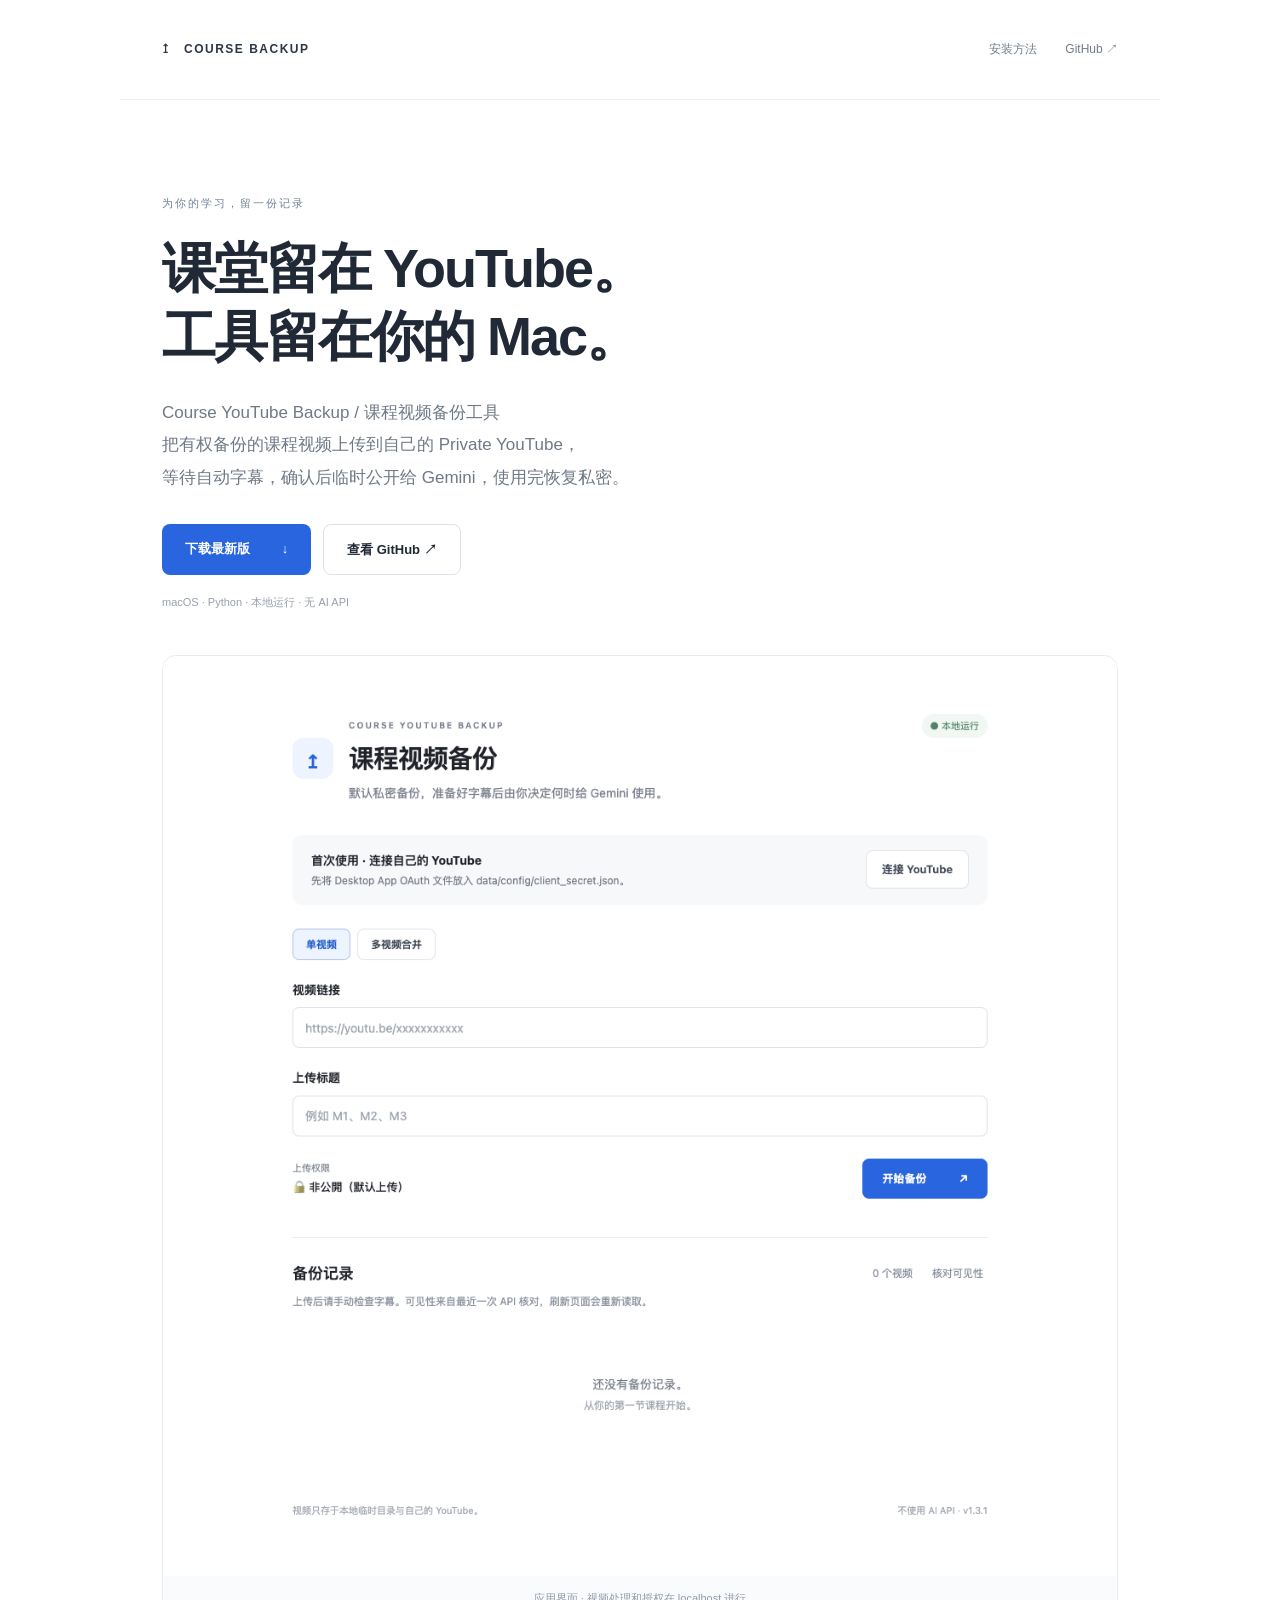
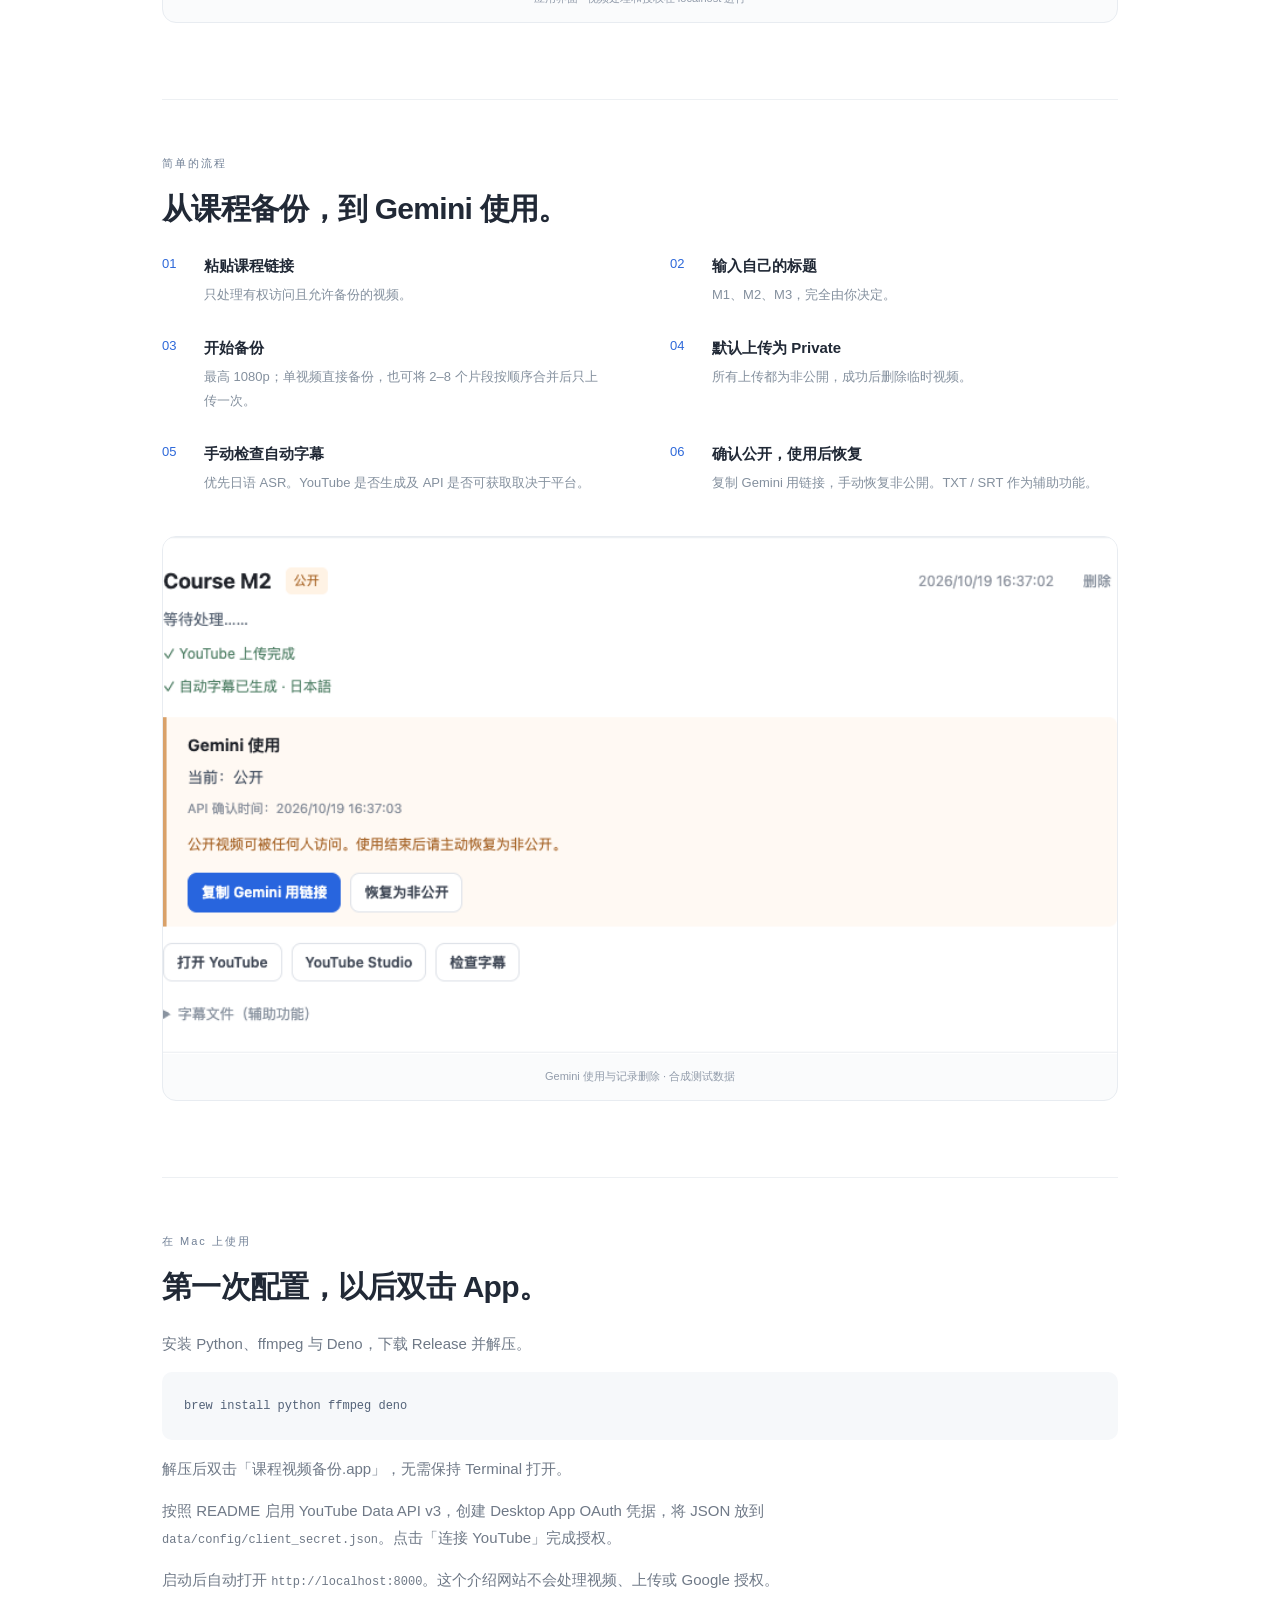
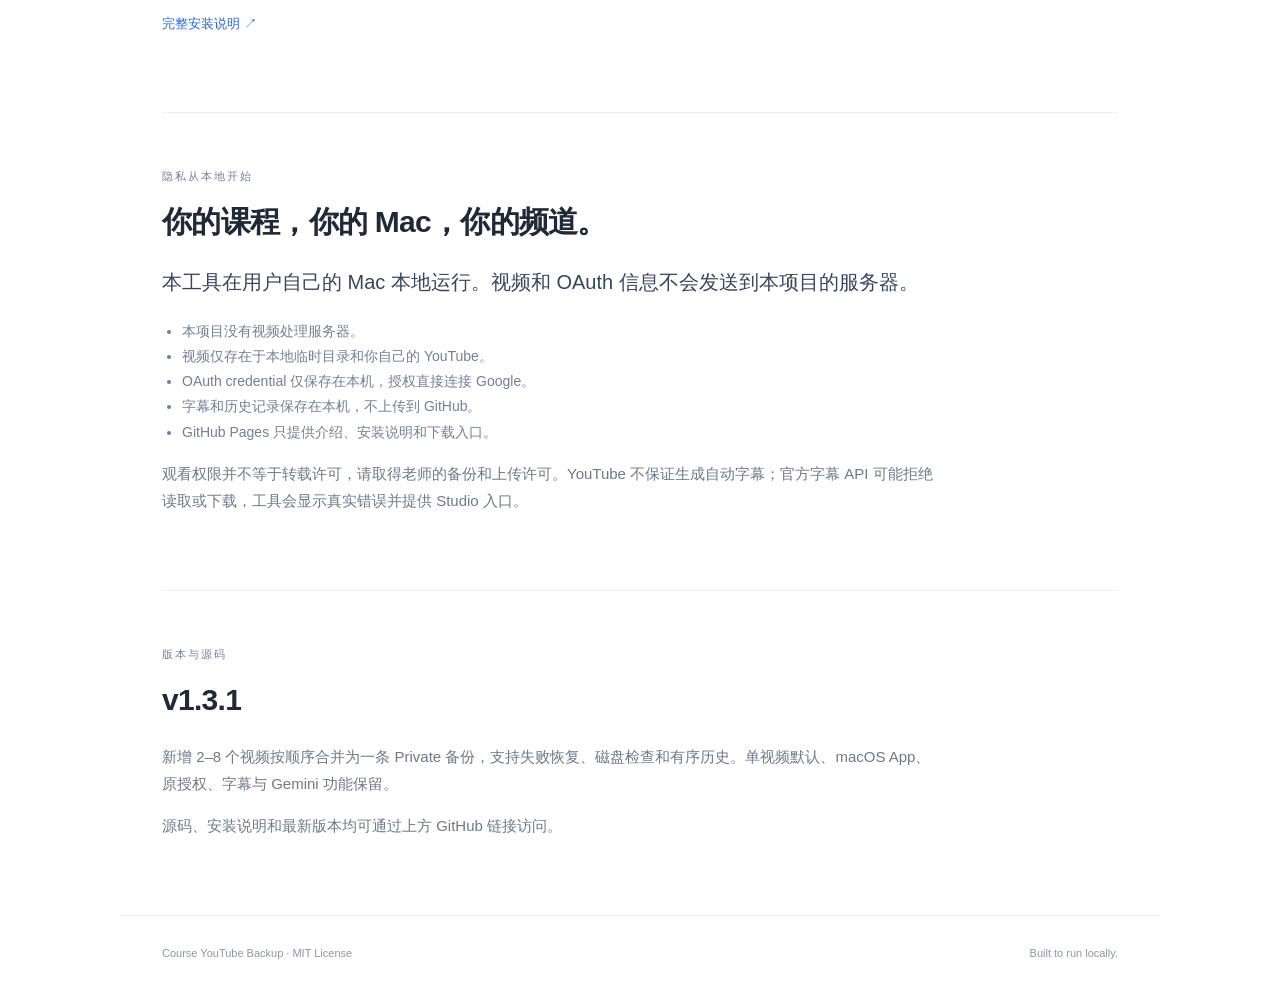
<file: docs/index.html>
<!doctype html><html lang="zh-CN"><head><meta charset="utf-8"><meta name="viewport" content="width=device-width,initial-scale=1"><meta name="description" content="在自己的 Mac 本地下载课程视频、上传为 Private，并获取 YouTube 自动字幕。"><link rel="icon" href="favicon.svg" type="image/svg+xml"><title>Course YouTube Backup · 课程视频备份工具</title><link rel="stylesheet" href="style.css"><script defer src="app.js"></script></head><body><nav><a class="wordmark" href="#">↥ &nbsp; COURSE BACKUP</a><a href="#install">安装方法</a><a data-link="repo" href="#links">GitHub ↗</a></nav><main><section class="hero"><span class="eyebrow">为你的学习，留一份记录</span><h1>课堂留在 YouTube。<br>工具留在你的 Mac。</h1><p>Course YouTube Backup / 课程视频备份工具<br>把有权备份的课程视频上传到自己的 Private YouTube，<br>等待自动字幕，确认后临时公开给 Gemini，使用完恢复私密。</p><div class="buttons"><a class="primary" data-link="release" href="#links">下载最新版 <span>↓</span></a><a class="secondary" data-link="repo" href="#links">查看 GitHub ↗</a></div><p class="small">macOS · Python · 本地运行 · 无 AI API</p><figure><img src="screenshot.png" alt="课程视频备份工具实际界面，含链接、手动标题与默认私密权限" width="1120" height="1040"><figcaption>应用界面 · 视频处理和授权在 localhost 进行</figcaption></figure></section><section id="workflow"><span class="eyebrow">简单的流程</span><h2>从课程备份，到 Gemini 使用。</h2><ol><li><b>粘贴课程链接</b><span>只处理有权访问且允许备份的视频。</span></li><li><b>输入自己的标题</b><span>M1、M2、M3，完全由你决定。</span></li><li><b>开始备份</b><span>最高 1080p；单视频直接备份，也可将 2–8 个片段按顺序合并后只上传一次。</span></li><li><b>默认上传为 Private</b><span>所有上传都为非公開，成功后删除临时视频。</span></li><li><b>手动检查自动字幕</b><span>优先日语 ASR。YouTube 是否生成及 API 是否可获取取决于平台。</span></li><li><b>确认公开，使用后恢复</b><span>复制 Gemini 用链接，手动恢复非公開。TXT / SRT 作为辅助功能。</span></li></ol><figure><img src="gemini-screenshot.png" alt="合成测试记录：Gemini 使用区域显示 API 确认公开、复制链接和恢复为非公开按钮"><figcaption>Gemini 使用与记录删除 · 合成测试数据</figcaption></figure></section><section id="install"><span class="eyebrow">在 Mac 上使用</span><h2>第一次配置，以后双击 App。</h2><p>安装 Python、ffmpeg 与 Deno，下载 Release 并解压。</p><pre><code>brew install python ffmpeg deno</code></pre><p>解压后双击「课程视频备份.app」，无需保持 Terminal 打开。</p><p>按照 README 启用 YouTube Data API v3，创建 Desktop App OAuth 凭据，将 JSON 放到 <code>data/config/client_secret.json</code>。点击「连接 YouTube」完成授权。</p><p>启动后自动打开 <code>http://localhost:8000</code>。这个介绍网站不会处理视频、上传或 Google 授权。</p><a class="textlink" data-link="readme" href="#links">完整安装说明 ↗</a></section><section id="privacy"><span class="eyebrow">隐私从本地开始</span><h2>你的课程，你的 Mac，你的频道。</h2><p class="statement">本工具在用户自己的 Mac 本地运行。视频和 OAuth 信息不会发送到本项目的服务器。</p><ul><li>本项目没有视频处理服务器。</li><li>视频仅存在于本地临时目录和你自己的 YouTube。</li><li>OAuth credential 仅保存在本机，授权直接连接 Google。</li><li>字幕和历史记录保存在本机，不上传到 GitHub。</li><li>GitHub Pages 只提供介绍、安装说明和下载入口。</li></ul><p>观看权限并不等于转载许可，请取得老师的备份和上传许可。YouTube 不保证生成自动字幕；官方字幕 API 可能拒绝读取或下载，工具会显示真实错误并提供 Studio 入口。</p></section><section id="links"><span class="eyebrow">版本与源码</span><h2>v1.3.1</h2><p>新增 2–8 个视频按顺序合并为一条 Private 备份，支持失败恢复、磁盘检查和有序历史。单视频默认、macOS App、原授权、字幕与 Gemini 功能保留。</p><p id="publish-note">下载和源码链接将在 GitHub 发布后启用。</p></section></main><footer>Course YouTube Backup · MIT License <span>Built to run locally.</span></footer></body></html>
</file>
<file: docs/style.css>
*{box-sizing:border-box}html{scroll-behavior:smooth}body{margin:0;background:white;color:#212936;font:15px/1.8 -apple-system,BlinkMacSystemFont,"PingFang SC",sans-serif}nav,main,footer{max-width:1040px;margin:auto;padding:0 42px}nav{height:100px;display:flex;gap:28px;align-items:center;border-bottom:1px solid #edf0f3}a{color:inherit;text-decoration:none}nav a{font-size:12px;color:#737d89}.wordmark{font-weight:700;letter-spacing:1.5px;color:#2d3746;margin-right:auto}.hero{padding:88px 0 0}.eyebrow{font-size:11px;letter-spacing:2px;color:#718096}h1{font-size:54px;line-height:1.25;font-weight:650;letter-spacing:-2px;margin:20px 0 27px}h2{font-size:30px;line-height:1.4;letter-spacing:-.7px;margin:13px 0 22px}p{color:#6f7987;max-width:780px}.hero>p{font-size:17px;line-height:1.9}.buttons{display:flex;gap:12px;margin-top:30px}.primary,.secondary{padding:13px 23px;border-radius:8px;font-size:13px;font-weight:600}.primary{color:white;background:#2865de}.primary span{margin-left:28px}.secondary{border:1px solid #dce2eb}.hero .small{font-size:11px;color:#97a0ac;margin-top:17px}figure{margin:42px 0 0;border:1px solid #e8ecf1;border-radius:14px;overflow:hidden;background:#fafbfc}figure img{display:block;width:100%;height:auto}figcaption{text-align:center;padding:13px;font-size:11px;color:#919baa}section:not(.hero){margin-top:76px;border-top:1px solid #edf0f3;padding-top:48px}ol{display:grid;grid-template-columns:1fr 1fr;gap:28px 60px;list-style:none;padding:0;counter-reset:steps}ol li{counter-increment:steps;position:relative;padding-left:42px}ol li:before{content:counter(steps,decimal-leading-zero);position:absolute;left:0;color:#2d68d9;font-size:13px}ol span{display:block;font-size:13px;color:#84909e;margin-top:4px}ol b{font-weight:600}pre{background:#f6f8fa;border-radius:10px;padding:22px;overflow:auto;color:#536278;font-size:13px}code{font-family:ui-monospace,SFMono-Regular,monospace;font-size:12px}.textlink{color:#2865de;font-size:13px}.statement{font-size:20px;line-height:1.7;color:#38465b}ul{padding-left:20px;color:#728093;font-size:14px}footer{margin-top:76px;padding-top:28px;padding-bottom:35px;border-top:1px solid #edf0f3;font-size:11px;color:#8c97a5}footer span{float:right}@media(max-width:650px){nav,main,footer{padding-left:24px;padding-right:24px}nav{gap:16px;height:80px}.wordmark{font-size:10px}h1{font-size:37px}.hero{padding-top:55px}.hero>p{font-size:14px}ol{grid-template-columns:1fr}h2{font-size:25px}section:not(.hero){margin-top:48px;padding-top:34px}.statement{font-size:17px}}
</file>
